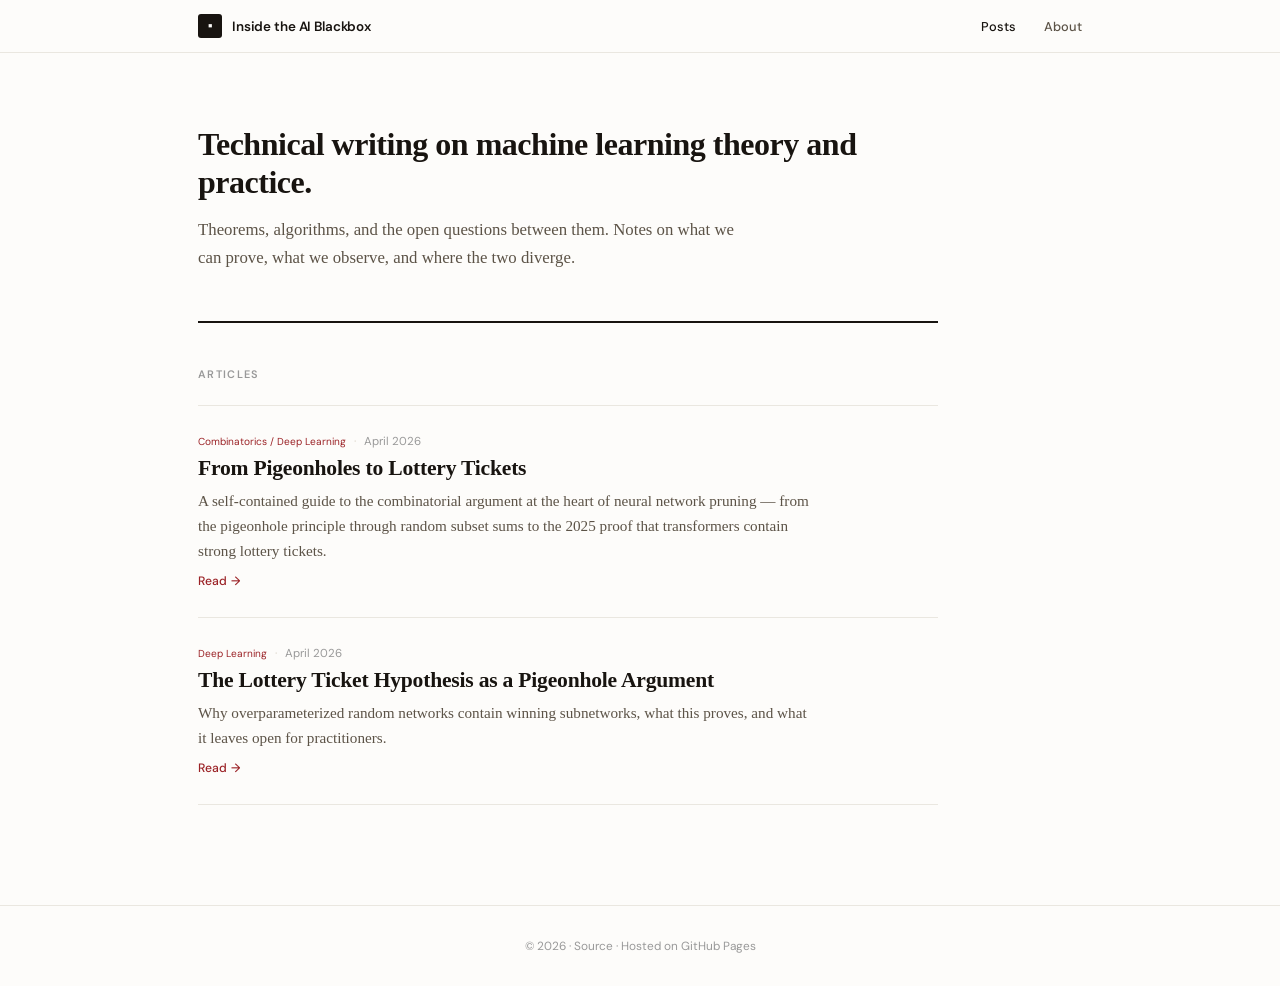
<file: index.html>
<!DOCTYPE html>
<html lang="en">
<head>
  <meta charset="UTF-8">
  <meta name="viewport" content="width=device-width, initial-scale=1.0">
  <title>Inside the AI Blackbox</title>
  <link rel="stylesheet" href="css/style.css">
</head>
<body>

  <!-- ═══ Header ═══ -->
  <header class="site-header">
    <div class="site-header-inner">
      <a href="index.html" class="site-logo">
        <span class="logo-box">■</span>
        Inside the AI Blackbox
      </a>
      <nav>
        <ul class="site-nav">
          <li><a href="index.html" class="active">Posts</a></li>
          <li><a href="about.html">About</a></li>
        </ul>
      </nav>
    </div>
  </header>

  <!-- ═══ Hero ═══ -->
  <main class="page-container">
    <section class="hero">
      <h1>Technical writing on machine learning theory and practice.</h1>
      <p>Theorems, algorithms, and the open questions between them. Notes on what we can prove, what we observe, and where the two diverge.</p>
    </section>

    <!-- ═══ Posts ═══ -->
    <section class="posts-section">
      <div class="posts-section-title">Articles</div>

      <!-- POST 1 -->
      <a href="posts/pigeonhole-to-lottery-tickets.html" class="post-card">
        <div class="post-card-meta">
          <span class="post-card-tag">Combinatorics / Deep Learning</span>
          <span class="sep">·</span>
          <span>April 2026</span>
        </div>
        <h2>From Pigeonholes to Lottery Tickets</h2>
        <p>A self-contained guide to the combinatorial argument at the heart of neural network pruning — from the pigeonhole principle through random subset sums to the 2025 proof that transformers contain strong lottery tickets.</p>
        <span class="read-more">Read <span class="arrow">→</span></span>
      </a>

      <!-- POST 2 -->
      <a href="posts/lottery-ticket-hypothesis.html" class="post-card">
        <div class="post-card-meta">
          <span class="post-card-tag">Deep Learning</span>
          <span class="sep">·</span>
          <span>April 2026</span>
        </div>
        <h2>The Lottery Ticket Hypothesis as a Pigeonhole Argument</h2>
        <p>Why overparameterized random networks contain winning subnetworks, what this proves, and what it leaves open for practitioners.</p>
        <span class="read-more">Read <span class="arrow">→</span></span>
      </a>

      <!--
      ═══════════════════════════════════════════════════
       HOW TO ADD A NEW POST:
       1. Create a new .html file in posts/ (copy _template.html)
       2. Add a post-card block here:

      <a href="posts/your-post.html" class="post-card">
        <div class="post-card-meta">
          <span class="post-card-tag">Topic</span>
          <span class="sep">·</span>
          <span>Month Year</span>
        </div>
        <h2>Title</h2>
        <p>Description.</p>
        <span class="read-more">Read <span class="arrow">→</span></span>
      </a>
      ═══════════════════════════════════════════════════
      -->

    </section>
  </main>

  <!-- ═══ Footer ═══ -->
  <footer class="site-footer">
    &copy; 2026 · <a href="https://github.com/masrour-aymane/inside-the-ai-blackbox">Source</a> · Hosted on GitHub Pages
  </footer>

  <script src="js/main.js"></script>
</body>
</html>
</file>
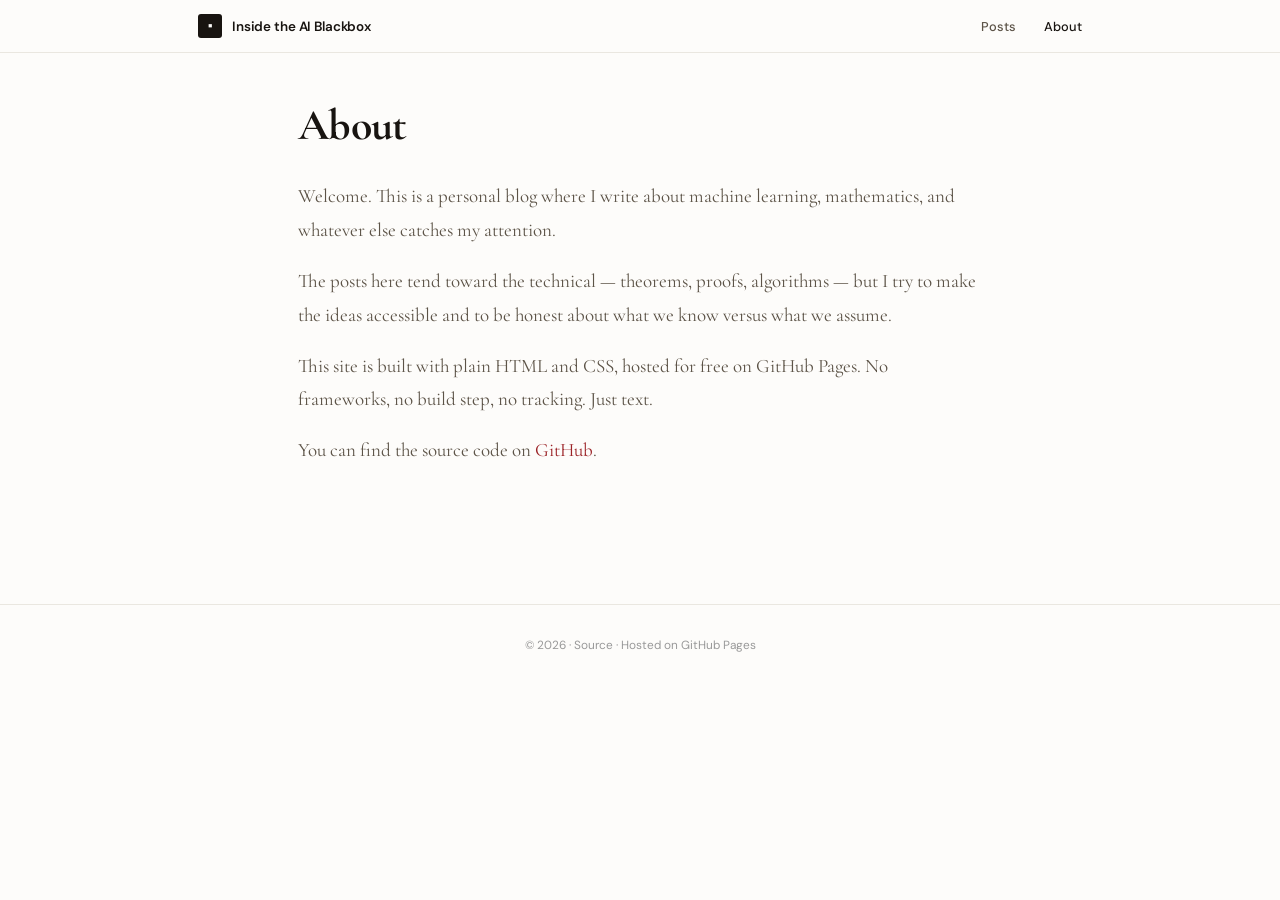
<file: about.html>
<!DOCTYPE html>
<html lang="en">
<head>
  <meta charset="UTF-8">
  <meta name="viewport" content="width=device-width, initial-scale=1.0">
  <title>About — Inside the AI Blackbox</title>
  <link rel="stylesheet" href="css/style.css">
  <style>
    @import url('https://fonts.googleapis.com/css2?family=Cormorant+Garamond:ital,wght@0,400;0,500;0,600;0,700;1,400;1,500&display=swap');

    .about-content {
      max-width: 740px;
      margin: 0 auto;
      padding: 48px 28px 120px;
      font-family: 'Cormorant Garamond', Georgia, serif;
      font-size: 19px;
      line-height: 1.78;
      color: #181410;
    }

    .about-content h1 {
      font-size: 2.3em;
      font-weight: 700;
      line-height: 1.15;
      margin-bottom: 28px;
      letter-spacing: -0.015em;
    }

    .about-content p {
      margin-bottom: 17px;
      color: #5c5347;
    }

    .about-content a {
      color: #9b2226;
      text-decoration: none;
    }

    .about-content a:hover { color: #c0292e; }

    @media (max-width: 600px) {
      .about-content {
        padding: 36px 16px 80px;
        font-size: 17px;
      }
      .about-content h1 { font-size: 1.65em; }
    }
  </style>
</head>
<body>

  <header class="site-header">
    <div class="site-header-inner">
      <a href="index.html" class="site-logo">
        <span class="logo-box">■</span>
        Inside the AI Blackbox
      </a>
      <nav>
        <ul class="site-nav">
          <li><a href="index.html">Posts</a></li>
          <li><a href="about.html" class="active">About</a></li>
        </ul>
      </nav>
    </div>
  </header>

  <main class="about-content">
    <h1>About</h1>
    <p>
      Welcome. This is a personal blog where I write about machine learning, mathematics, and whatever else catches my attention.
    </p>
    <p>
      The posts here tend toward the technical — theorems, proofs, algorithms — but I try to make the ideas accessible and to be honest about what we know versus what we assume.
    </p>
    <p>
      This site is built with plain HTML and CSS, hosted for free on GitHub Pages. No frameworks, no build step, no tracking. Just text.
    </p>
    <p>
      You can find the source code on <a href="https://github.com/masrour-aymane/inside-the-ai-blackbox">GitHub</a>.
    </p>
  </main>

  <footer class="site-footer">
    &copy; 2026 · <a href="https://github.com/masrour-aymane/inside-the-ai-blackbox">Source</a> · Hosted on GitHub Pages
  </footer>

  <script src="js/main.js"></script>
</body>
</html>
</file>
<file: css/style.css>
@import url('https://fonts.googleapis.com/css2?family=DM+Sans:ital,wght@0,400;0,500;0,600;1,400&display=swap');

/* ══════════════════════════════════════════════════════════
   SHARED TOKENS — only used by blog chrome, not articles
   ══════════════════════════════════════════════════════════ */
:root {
  --chrome-bg:      #fdfcfa;
  --chrome-fg:      #181410;
  --chrome-dim:     #5c5347;
  --chrome-muted:   #999;
  --chrome-accent:  #9b2226;
  --chrome-border:  #eae7e0;
  --chrome-sans:    'DM Sans', -apple-system, sans-serif;
  --page-w:         940px;
  --ease-out:       cubic-bezier(0.25, 1, 0.5, 1);
}

/* ══════════════════════════════════════════════════════════
   RESET — minimal, won't break article styles
   ══════════════════════════════════════════════════════════ */
*, *::before, *::after { margin: 0; padding: 0; box-sizing: border-box; }
html { scroll-behavior: smooth; }

body {
  background: var(--chrome-bg);
  -webkit-font-smoothing: antialiased;
}

/* ══════════════════════════════════════════════════════════
   READING PROGRESS BAR
   ══════════════════════════════════════════════════════════ */
.reading-progress {
  position: fixed;
  top: 0;
  left: 0;
  height: 2px;
  background: var(--chrome-accent);
  z-index: 1000;
  width: 0%;
  transition: width 0.1s linear;
}

/* ══════════════════════════════════════════════════════════
   SITE HEADER
   ══════════════════════════════════════════════════════════ */
.site-header {
  position: sticky;
  top: 0;
  z-index: 500;
  background: rgba(253,252,250,0.92);
  backdrop-filter: blur(12px);
  -webkit-backdrop-filter: blur(12px);
  border-bottom: 1px solid var(--chrome-border);
  transition: box-shadow 0.3s var(--ease-out);
}

.site-header.scrolled { box-shadow: 0 1px 8px rgba(0,0,0,0.04); }

.site-header-inner {
  max-width: var(--page-w);
  margin: 0 auto;
  padding: 14px 28px;
  display: flex;
  align-items: center;
  justify-content: space-between;
}

.site-logo {
  font-family: var(--chrome-sans);
  font-weight: 600;
  font-size: 0.84em;
  color: var(--chrome-fg);
  letter-spacing: -0.01em;
  display: flex;
  align-items: center;
  gap: 10px;
  text-decoration: none;
}

.site-logo .logo-box {
  display: inline-flex;
  align-items: center;
  justify-content: center;
  width: 24px;
  height: 24px;
  background: var(--chrome-fg);
  color: var(--chrome-bg);
  font-size: 0.5em;
  font-weight: 400;
  border-radius: 3px;
  line-height: 1;
  transition: background 0.25s;
}

.site-logo:hover { color: var(--chrome-fg); }
.site-logo:hover .logo-box { background: var(--chrome-accent); }

.site-nav {
  display: flex;
  gap: 28px;
  list-style: none;
}

.site-nav a {
  font-family: var(--chrome-sans);
  font-size: 0.8em;
  font-weight: 500;
  color: var(--chrome-dim);
  text-decoration: none;
  transition: color 0.2s;
}

.site-nav a:hover,
.site-nav a.active { color: var(--chrome-fg); }

/* ══════════════════════════════════════════════════════════
   HOMEPAGE
   ══════════════════════════════════════════════════════════ */
.page-container {
  max-width: var(--page-w);
  margin: 0 auto;
  padding: 0 28px;
}

.hero {
  padding: 72px 0 20px;
  max-width: 740px;
  border-bottom: 2px solid var(--chrome-fg);
  margin-bottom: 44px;
  animation: fadeIn 0.5s var(--ease-out) both;
  font-family: 'Cormorant Garamond', Georgia, serif;
}

.hero h1 {
  font-size: 2em;
  font-weight: 700;
  line-height: 1.2;
  letter-spacing: -0.015em;
  margin-bottom: 14px;
  color: var(--chrome-fg);
}

.hero p {
  font-size: 1.05em;
  color: var(--chrome-dim);
  font-weight: 400;
  line-height: 1.7;
  max-width: 540px;
  margin-bottom: 28px;
}

/* ── Post listing ── */
.posts-section {
  padding-bottom: 100px;
  max-width: 740px;
  font-family: 'Cormorant Garamond', Georgia, serif;
}

.posts-section-title {
  font-family: var(--chrome-sans);
  font-size: 0.68em;
  font-weight: 600;
  text-transform: uppercase;
  letter-spacing: 0.12em;
  color: var(--chrome-muted);
  margin-bottom: 24px;
}

.post-card {
  display: block;
  padding: 28px 0;
  border-bottom: 1px solid var(--chrome-border);
  text-decoration: none;
  color: inherit;
  animation: fadeIn 0.5s var(--ease-out) both;
  animation-delay: 0.08s;
}

.post-card:first-of-type { border-top: 1px solid var(--chrome-border); }
.post-card:hover { color: inherit; }

.post-card-meta {
  font-family: var(--chrome-sans);
  font-size: 0.72em;
  color: var(--chrome-muted);
  margin-bottom: 6px;
  display: flex;
  gap: 8px;
  align-items: center;
}

.post-card-tag {
  font-size: 0.88em;
  color: var(--chrome-accent);
}

.post-card-meta .sep { color: #d6cfc2; }

.post-card h2 {
  font-size: 1.35em;
  font-weight: 700;
  line-height: 1.25;
  letter-spacing: -0.01em;
  margin-bottom: 6px;
  color: var(--chrome-fg);
  transition: color 0.2s;
}

.post-card:hover h2 { color: var(--chrome-accent); }

.post-card p {
  color: var(--chrome-dim);
  font-size: 0.95em;
  line-height: 1.65;
  max-width: 620px;
}

.post-card .read-more {
  display: inline-flex;
  align-items: center;
  gap: 4px;
  margin-top: 10px;
  font-family: var(--chrome-sans);
  font-size: 0.76em;
  font-weight: 500;
  color: var(--chrome-accent);
  text-decoration: none;
}

.post-card .read-more .arrow {
  display: inline-block;
  transition: transform 0.25s var(--ease-out);
}

.post-card:hover .read-more .arrow { transform: translateX(4px); }

.post-card:nth-child(2) { animation-delay: 0.14s; }
.post-card:nth-child(3) { animation-delay: 0.20s; }
.post-card:nth-child(4) { animation-delay: 0.26s; }

/* ══════════════════════════════════════════════════════════
   ARTICLE PAGE — structural layout ONLY
   Each article page embeds its own <style> for typography,
   colors, and content styling to match its standalone file.
   ══════════════════════════════════════════════════════════ */
.article-container {
  max-width: 740px;
  margin: 0 auto;
  padding: 28px 28px 0;
}

.article-back {
  font-family: var(--chrome-sans);
  font-size: 0.78em;
  font-weight: 500;
  color: var(--chrome-muted);
  display: inline-flex;
  align-items: center;
  gap: 6px;
  margin-bottom: 32px;
  text-decoration: none;
  transition: color 0.2s, gap 0.2s var(--ease-out);
}

.article-back:hover { color: var(--chrome-accent); gap: 10px; }

.article-meta {
  font-family: var(--chrome-sans);
  font-size: 0.76em;
  color: var(--chrome-muted);
  display: flex;
  gap: 16px;
  margin-top: 20px;
}

/* ══════════════════════════════════════════════════════════
   FOOTER
   ══════════════════════════════════════════════════════════ */
.site-footer {
  border-top: 1px solid var(--chrome-border);
  padding: 32px 28px;
  text-align: center;
  font-family: var(--chrome-sans);
  font-size: 0.74em;
  color: var(--chrome-muted);
}

.site-footer a { color: var(--chrome-muted); text-decoration: none; }
.site-footer a:hover { color: var(--chrome-accent); }

/* ══════════════════════════════════════════════════════════
   ANIMATION
   ══════════════════════════════════════════════════════════ */
@keyframes fadeIn {
  from { opacity: 0; transform: translateY(10px); }
  to   { opacity: 1; transform: translateY(0); }
}

/* ══════════════════════════════════════════════════════════
   RESPONSIVE — chrome only
   ══════════════════════════════════════════════════════════ */
@media (max-width: 768px) {
  .page-container,
  .site-header-inner { padding-left: 20px; padding-right: 20px; }
  .hero { padding: 48px 0 16px; }
  .hero h1 { font-size: 1.65em; }
  .article-container { padding: 20px 16px 0; }
  .site-nav { gap: 20px; }
  .post-card h2 { font-size: 1.15em; }
}

@media (max-width: 480px) {
  .hero h1 { font-size: 1.4em; }
  .site-logo { font-size: 0.78em; }
}
</file>
